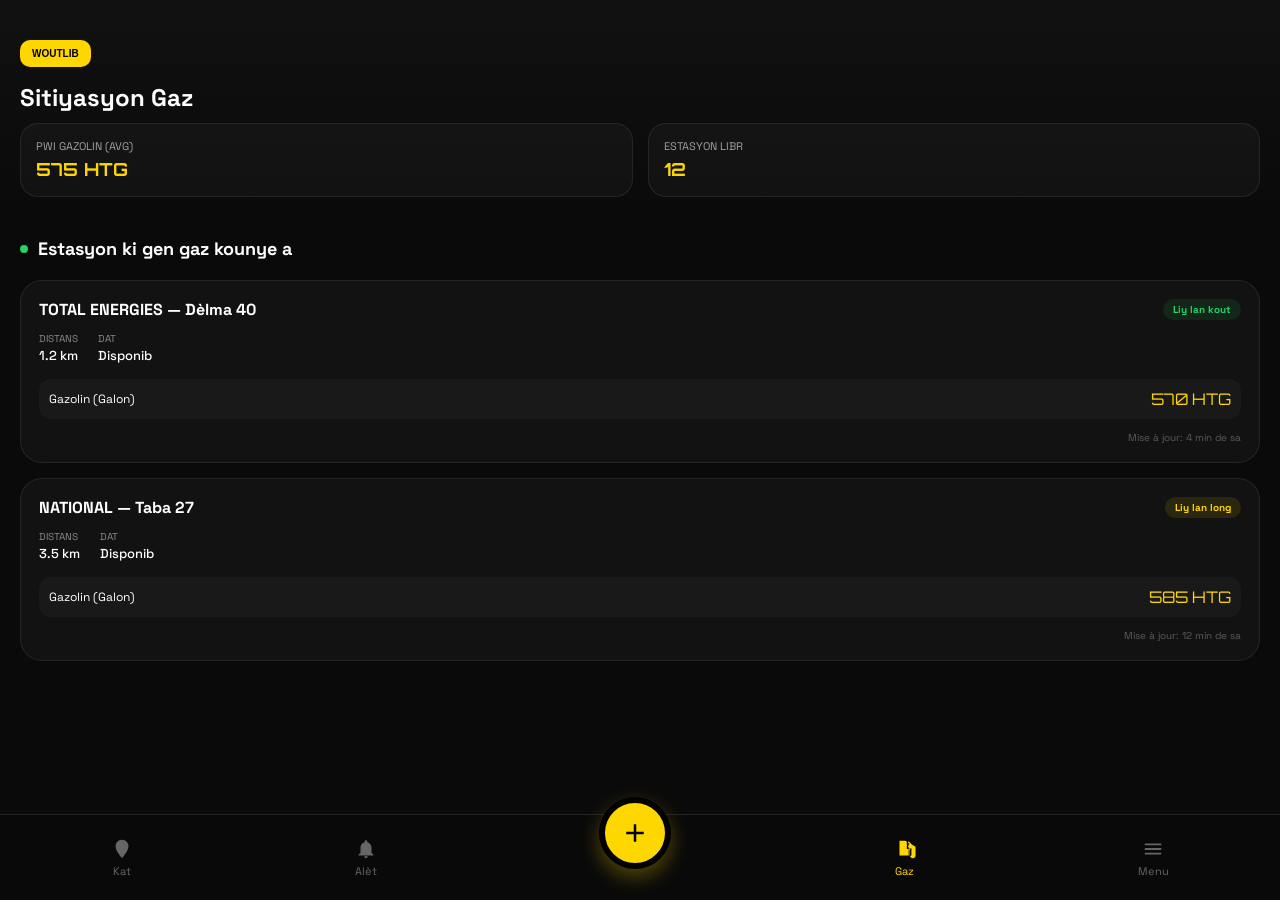
<file: GAZ/gaz.html>
<!DOCTYPE html>
<html lang="ht">
<head>
    <meta charset="UTF-8">
    <meta name="viewport" content="width=device-width, initial-scale=1.0, maximum-scale=1.0, user-scalable=no">
    <title>Gaz | WOUTLIB PRO</title>
    
    <link href="https://fonts.googleapis.com/css2?family=Space+Grotesk:wght@300;500;700&family=Syncopate:wght@700&family=Orbitron:wght@500&display=swap" rel="stylesheet">
    
    <style>
        :root {
            --primary: #FFD700;
            --danger: #FF3B30;
            --success: #25D366;
            --bg: #0A0A0A;
            --card-bg: rgba(20, 20, 20, 0.95);
            --glass: rgba(255, 255, 255, 0.03);
            --border: rgba(255, 255, 255, 0.08);
        }

        body {
            margin: 0; padding: 0;
            background-color: var(--bg);
            color: white;
            font-family: 'Space Grotesk', sans-serif;
            padding-bottom: 110px;
        }

        /* --- HEADER --- */
        .header { padding: 40px 20px 20px; background: linear-gradient(to bottom, #111, transparent); }
        .logo-box { 
            background: var(--primary); color: black; font-family: 'Syncopate', sans-serif; 
            font-size: 10px; font-weight: bold; padding: 8px 12px; border-radius: 10px; 
            display: inline-block; margin-bottom: 15px;
        }

        .stats-grid {
            display: grid;
            grid-template-columns: 1fr 1fr;
            gap: 15px;
            margin-top: 10px;
        }

        .stat-card {
            background: var(--glass);
            padding: 15px;
            border-radius: 18px;
            border: 1px solid var(--border);
        }

        .stat-card span { display: block; font-size: 11px; opacity: 0.6; margin-bottom: 5px; }
        .stat-card b { font-family: 'Orbitron', sans-serif; font-size: 18px; color: var(--primary); }

        /* --- STATION LIST --- */
        .section-title { padding: 20px; font-size: 18px; font-weight: 700; display: flex; align-items: center; gap: 10px; }
        .live-dot { width: 8px; height: 8px; background: var(--success); border-radius: 50%; animation: pulse 1.5s infinite; }

        @keyframes pulse { 0% { opacity: 1; } 50% { opacity: 0.3; } 100% { opacity: 1; } }

        .station-container { padding: 0 20px; display: flex; flex-direction: column; gap: 15px; }

        .station-card {
            background: var(--card-bg);
            border: 1px solid var(--border);
            border-radius: 22px;
            padding: 18px;
            position: relative;
            transition: 0.3s;
        }

        .station-header { display: flex; justify-content: space-between; align-items: flex-start; margin-bottom: 12px; }
        .brand { font-size: 16px; font-weight: 700; }
        .status-tag { 
            font-size: 10px; padding: 4px 10px; border-radius: 20px; font-weight: bold;
            background: rgba(37, 211, 102, 0.1); color: var(--success);
        }
        .status-tag.busy { background: rgba(255, 215, 0, 0.1); color: var(--primary); }

        .station-body { display: flex; gap: 20px; margin-bottom: 15px; }
        .info-group { display: flex; flex-direction: column; gap: 2px; }
        .info-label { font-size: 10px; opacity: 0.5; text-transform: uppercase; }
        .info-value { font-size: 13px; font-weight: 500; }

        .price-box {
            background: var(--glass);
            border-radius: 12px;
            padding: 10px;
            display: flex;
            justify-content: space-between;
            align-items: center;
        }
        .price-val { font-family: 'Orbitron', sans-serif; color: var(--primary); }

        .update-time { font-size: 10px; opacity: 0.3; margin-top: 12px; text-align: right; }

        /* --- BOTTOM NAV --- */
        .bottom-nav { position: fixed; bottom: 0; left: 0; right: 0; background: rgba(10, 10, 10, 0.95); backdrop-filter: blur(20px); height: 85px; display: flex; justify-content: space-around; align-items: center; padding-bottom: env(safe-area-inset-bottom, 15px); z-index: 2000; border-top: 1px solid rgba(255,255,255,0.1); }
        .nav-item { text-decoration: none; color: #666; font-size: 11px; display: flex; flex-direction: column; align-items: center; gap: 4px; }
        .nav-item.active { color: var(--primary); }
        .add-btn { width: 60px; height: 60px; background: var(--primary); border-radius: 50%; display: flex; align-items: center; justify-content: center; color: #000; margin-top: -50px; border: 6px solid #000; box-shadow: 0 8px 20px rgba(255,215,0,0.3); }

    </style>
</head>
<body>

    <div class="header">
        <div class="logo-box">WOUTLIB</div>
        <h1 style="margin:0; font-size: 24px;">Sitiyasyon Gaz</h1>
        <div class="stats-grid">
            <div class="stat-card">
                <span>PWI GAZOLIN (AVG)</span>
                <b>575 HTG</b>
            </div>
            <div class="stat-card">
                <span>ESTASYON LIBR</span>
                <b>12</b>
            </div>
        </div>
    </div>

    <div class="section-title">
        <div class="live-dot"></div>
        Estasyon ki gen gaz kounye a
    </div>

    <div class="station-container">
        
        <div class="station-card">
            <div class="station-header">
                <div class="brand">TOTAL ENERGIES — Dèlma 40</div>
                <div class="status-tag">Liy lan kout</div>
            </div>
            <div class="station-body">
                <div class="info-group">
                    <span class="info-label">Distans</span>
                    <span class="info-value">1.2 km</span>
                </div>
                <div class="info-group">
                    <span class="info-label">Dat</span>
                    <span class="info-value">Disponib</span>
                </div>
            </div>
            <div class="price-box">
                <span style="font-size: 12px;">Gazolin (Galon)</span>
                <span class="price-val">570 HTG</span>
            </div>
            <div class="update-time">Mise à jour: 4 min de sa</div>
        </div>

        <div class="station-card">
            <div class="station-header">
                <div class="brand">NATIONAL — Taba 27</div>
                <div class="status-tag busy">Liy lan long</div>
            </div>
            <div class="station-body">
                <div class="info-group">
                    <span class="info-label">Distans</span>
                    <span class="info-value">3.5 km</span>
                </div>
                <div class="info-group">
                    <span class="info-label">Dat</span>
                    <span class="info-value">Disponib</span>
                </div>
            </div>
            <div class="price-box">
                <span style="font-size: 12px;">Gazolin (Galon)</span>
                <span class="price-val">585 HTG</span>
            </div>
            <div class="update-time">Mise à jour: 12 min de sa</div>
        </div>

    </div>

    <nav class="bottom-nav">
        <a href="index.html" class="nav-item">
            <svg width="22" height="22" viewBox="0 0 24 24" fill="currentColor"><path d="M12 2C8.13 2 5 5.13 5 9c0 5.25 7 13 7 13s7-7.75 7-13c0-3.87-3.13-7-7-7z"/></svg>
            <span>Kat</span>
        </a>
        <a href="alert.html" class="nav-item">
            <svg width="22" height="22" viewBox="0 0 24 24" fill="currentColor"><path d="M12 22c1.1 0 2-.9 2-2h-4c0 1.1.89 2 2 2zm6-6v-5c0-3.07-1.64-5.64-4.5-6.32V4c0-.83-.67-1.5-1.5-1.5s-1.5.67-1.5 1.5v.68C7.63 5.36 6 7.92 6 11v5l-2 2v1h16v-1l-2-2z"/></svg>
            <span>Alèt</span>
        </a>
        <div class="nav-item">
            <div class="add-btn">
                <svg viewBox="0 0 24 24" width="30" height="30" fill="black"><path d="M19 13h-6v6h-2v-6H5v-2h6V5h2v6h6v2z"/></svg>
            </div>
        </div>
        <a href="#" class="nav-item active">
            <svg width="22" height="22" viewBox="0 0 24 24" fill="currentColor"><path d="M19.77 7.23l-3.72-3.72L15 4.56l2.11 2.11c-.94.36-1.61 1.26-1.61 2.33 0 1.38 1.12 2.5 2.5 2.5.36 0 .69-.08 1-.21v7.21c0 .55-.45 1-1 1s-1-.45-1-1V14c0-1.1-.9-2-2-2h-1V5c0-1.1-.9-2-2-2H6v16h10v-7.5h1.5v7.5c0 1.66 1.34 3 3 3s3-1.34 3-3V9.5z"/></svg>
            <span>Gaz</span>
        </a>
        <a href="#" class="nav-item">
            <svg width="22" height="22" viewBox="0 0 24 24" fill="currentColor"><path d="M3 18h18v-2H3v2zm0-5h18v-2H3v2zm0-7v2h18V6H3z"/></svg>
            <span>Menu</span>
        </a>
    </nav>

</body>
</html>
</file>
